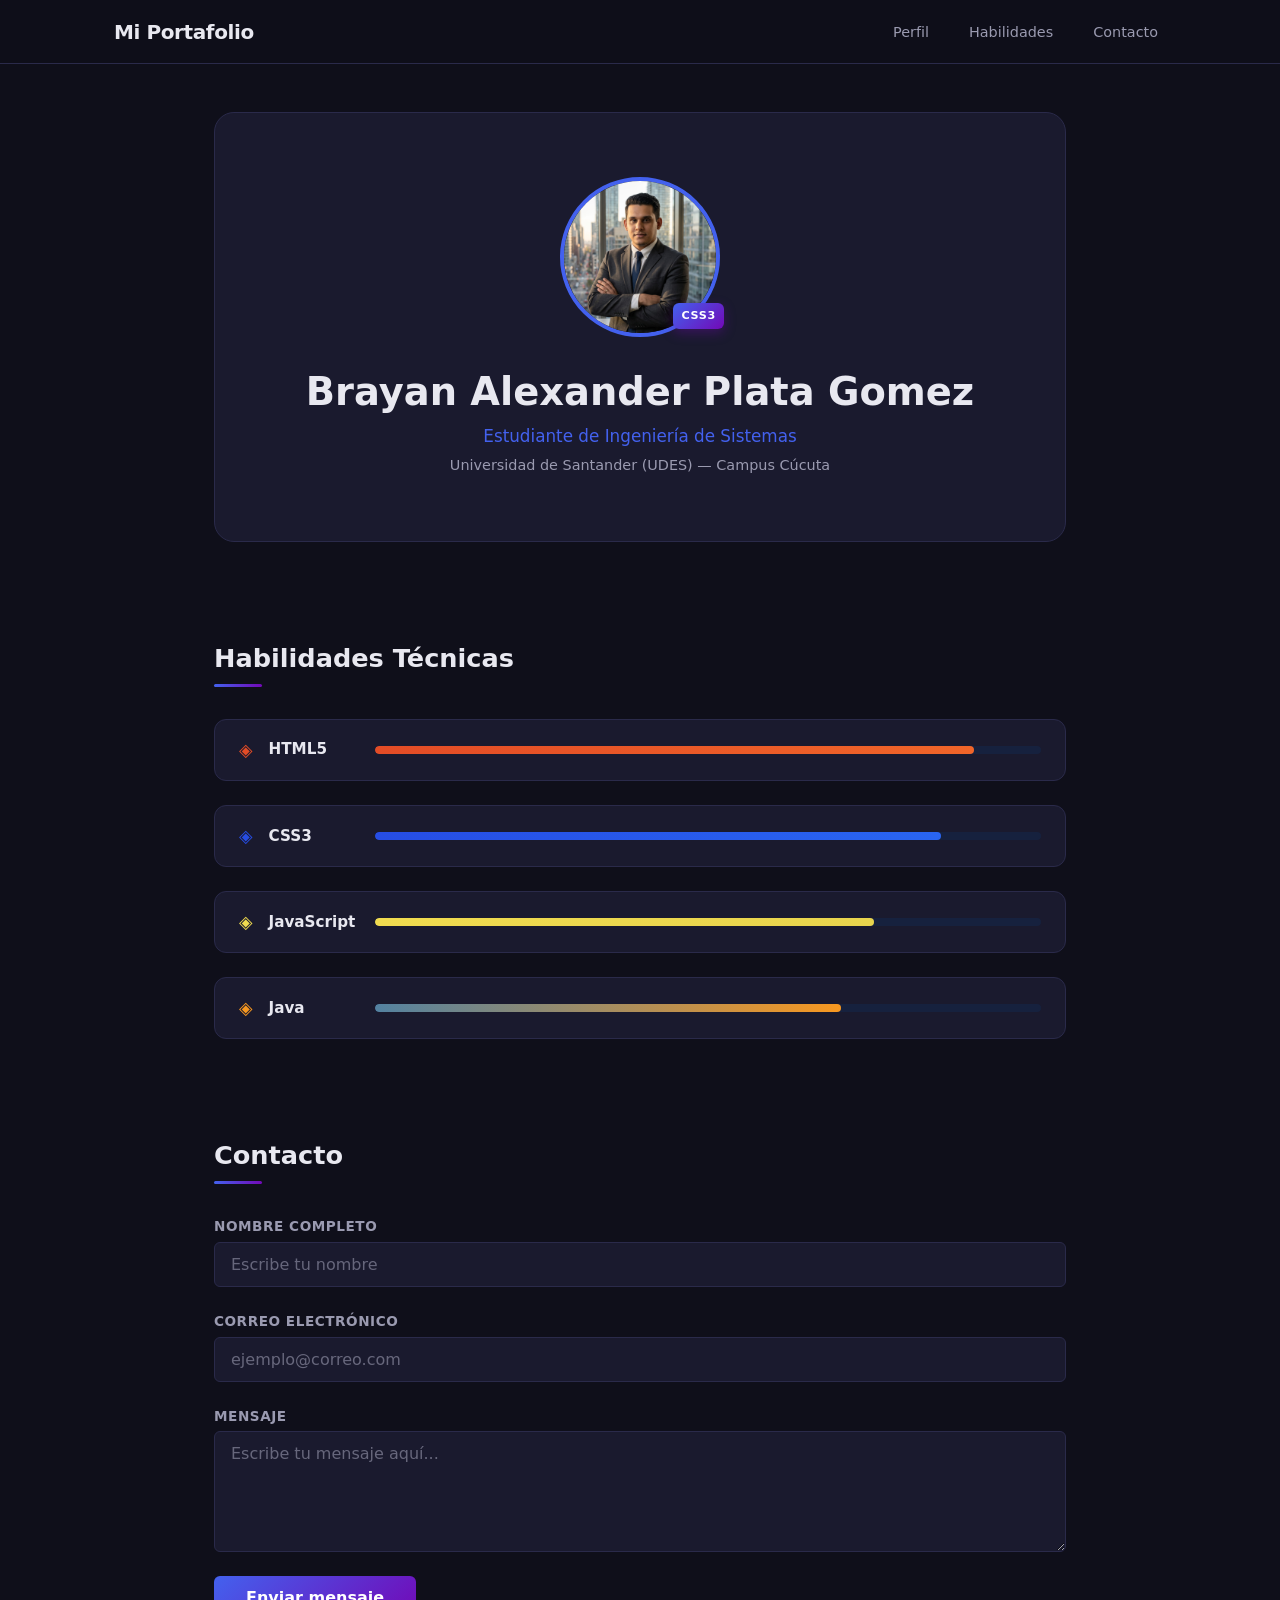
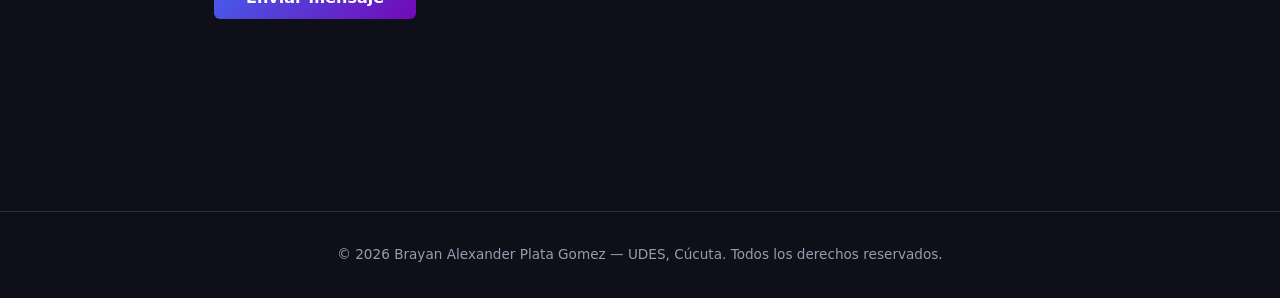
<file: parte-1-perfil-css3/index.html>
<!DOCTYPE html>
<html lang="es">
<head>
  <meta charset="UTF-8">
  <meta name="viewport" content="width=device-width, initial-scale=1.0">
  <meta name="description" content="Portafolio personal de Brayan Alexander Plata Gomez — Estudiante de Ingeniería de Sistemas, UDES Cúcuta.">
  <title>Mi Portafolio — Brayan Plata</title>
  <link rel="stylesheet" href="css/estilos.css">
</head>
<body>

  <!-- Header fijo con navegación anclada -->
  <header class="site-header">
    <div class="header-inner">
      <a href="#" class="logo">Mi Portafolio</a>
      <nav class="main-nav" aria-label="Navegación principal">
        <ul class="nav-list">
          <li><a href="#perfil" class="nav-link">Perfil</a></li>
          <li><a href="#habilidades" class="nav-link">Habilidades</a></li>
          <li><a href="#contacto" class="nav-link">Contacto</a></li>
        </ul>
      </nav>
    </div>
  </header>

  <main class="main-content">

    <!-- Sección Perfil -->
    <section id="perfil" class="section section--perfil" aria-labelledby="perfil-heading">
      <div class="profile-card">
        <div class="avatar-wrapper">
          <img
            src="img/perfil.jpg"
            alt="Fotografía de Brayan Alexander Plata Gomez"
            width="160"
            height="160"
            class="avatar-img"
          >
          <span class="badge" aria-label="Especialidad CSS3">CSS3</span>
        </div>
        <h1 id="perfil-heading" class="profile-name">Brayan Alexander Plata Gomez</h1>
        <p class="profile-role">Estudiante de Ingeniería de Sistemas</p>
        <p class="profile-university">Universidad de Santander (UDES) — Campus Cúcuta</p>
      </div>
    </section>

    <!-- Sección Habilidades -->
    <section id="habilidades" class="section section--habilidades" aria-labelledby="habilidades-heading">
      <h2 id="habilidades-heading" class="section-title">Habilidades Técnicas</h2>
      <ul class="skills-list">
        <li class="skill-item skill-item--html">
          <span class="skill-icon" aria-hidden="true">&#9672;</span>
          <span class="skill-label">HTML5</span>
          <div class="skill-bar"><div class="skill-fill" style="width: 90%;"></div></div>
        </li>
        <li class="skill-item skill-item--css">
          <span class="skill-icon" aria-hidden="true">&#9672;</span>
          <span class="skill-label">CSS3</span>
          <div class="skill-bar"><div class="skill-fill" style="width: 85%;"></div></div>
        </li>
        <li class="skill-item skill-item--js">
          <span class="skill-icon" aria-hidden="true">&#9672;</span>
          <span class="skill-label">JavaScript</span>
          <div class="skill-bar"><div class="skill-fill" style="width: 75%;"></div></div>
        </li>
        <li class="skill-item skill-item--java">
          <span class="skill-icon" aria-hidden="true">&#9672;</span>
          <span class="skill-label">Java</span>
          <div class="skill-bar"><div class="skill-fill" style="width: 70%;"></div></div>
        </li>
      </ul>
    </section>

    <!-- Sección Contacto -->
    <section id="contacto" class="section section--contacto" aria-labelledby="contacto-heading">
      <h2 id="contacto-heading" class="section-title">Contacto</h2>
      <form class="contact-form" action="#" method="POST" novalidate>
        <div class="form-group">
          <label for="nombre" class="form-label">Nombre completo</label>
          <input
            type="text"
            id="nombre"
            name="nombre"
            class="form-input"
            placeholder="Escribe tu nombre"
            required
            minlength="3"
            autocomplete="name"
          >
        </div>
        <div class="form-group">
          <label for="correo" class="form-label">Correo electrónico</label>
          <input
            type="email"
            id="correo"
            name="correo"
            class="form-input"
            placeholder="ejemplo@correo.com"
            required
            autocomplete="email"
          >
        </div>
        <div class="form-group">
          <label for="mensaje" class="form-label">Mensaje</label>
          <textarea
            id="mensaje"
            name="mensaje"
            class="form-input form-textarea"
            placeholder="Escribe tu mensaje aquí..."
            required
            minlength="10"
            rows="5"
          ></textarea>
        </div>
        <button type="submit" class="btn-primary">Enviar mensaje</button>
      </form>
    </section>

  </main>

  <footer class="site-footer">
    <p>&copy; 2026 Brayan Alexander Plata Gomez — UDES, Cúcuta. Todos los derechos reservados.</p>
  </footer>

</body>
</html>
</file>
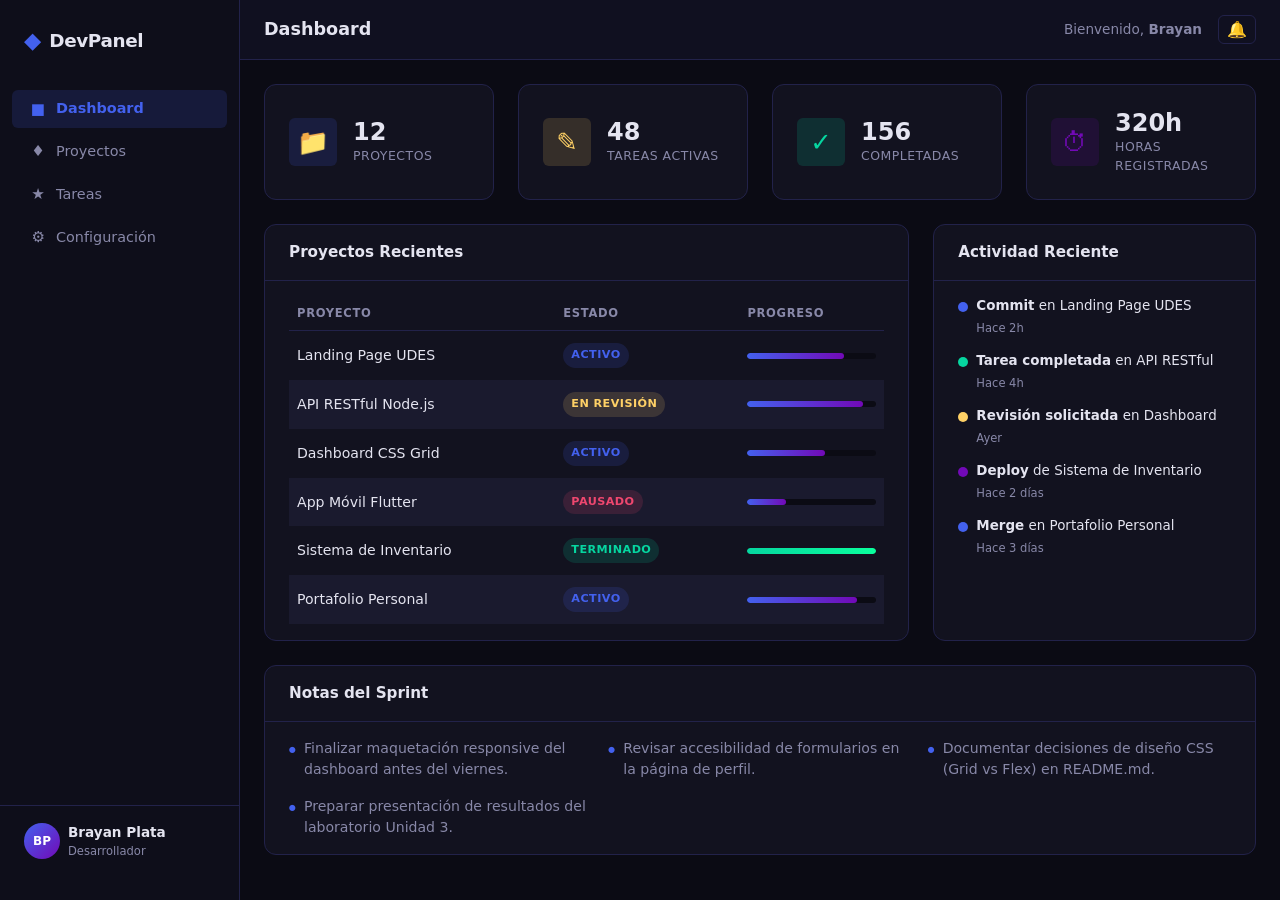
<file: parte-2-dashboard-grid/index.html>
<!DOCTYPE html>
<html lang="es">
<head>
  <meta charset="UTF-8">
  <meta name="viewport" content="width=device-width, initial-scale=1.0">
  <meta name="description" content="Dashboard de gestión de proyectos con Flexbox y CSS Grid — Brayan Plata, UDES.">
  <title>Dashboard — Brayan Plata</title>
  <link rel="stylesheet" href="css/dashboard.css">
</head>
<body>

  <div class="app-layout">

    <!-- Sidebar con Flexbox columna -->
    <aside class="sidebar" aria-label="Menú lateral">
      <div class="sidebar-brand">
        <span class="sidebar-logo" aria-hidden="true">&#9670;</span>
        <span class="sidebar-title">DevPanel</span>
      </div>
      <nav class="sidebar-nav" aria-label="Navegación del panel">
        <ul class="sidebar-menu">
          <li><a href="#" class="sidebar-link sidebar-link--active" aria-current="page">
            <span class="sidebar-icon" aria-hidden="true">&#9632;</span> Dashboard
          </a></li>
          <li><a href="#" class="sidebar-link">
            <span class="sidebar-icon" aria-hidden="true">&#9830;</span> Proyectos
          </a></li>
          <li><a href="#" class="sidebar-link">
            <span class="sidebar-icon" aria-hidden="true">&#9733;</span> Tareas
          </a></li>
          <li><a href="#" class="sidebar-link">
            <span class="sidebar-icon" aria-hidden="true">&#9881;</span> Configuración
          </a></li>
        </ul>
      </nav>
      <div class="sidebar-footer">
        <div class="sidebar-user">
          <div class="user-avatar-sm" aria-hidden="true">BP</div>
          <div class="user-info">
            <span class="user-name">Brayan Plata</span>
            <span class="user-role">Desarrollador</span>
          </div>
        </div>
      </div>
    </aside>

    <!-- Topbar con Flexbox justify-content: space-between -->
    <header class="topbar">
      <div class="topbar-left">
        <button class="menu-toggle" aria-label="Abrir menú lateral" type="button">&#9776;</button>
        <h1 class="topbar-title">Dashboard</h1>
      </div>
      <div class="topbar-right">
        <span class="topbar-greeting">Bienvenido, <strong>Brayan</strong></span>
        <button class="topbar-btn" type="button" aria-label="Notificaciones">&#128276;</button>
      </div>
    </header>

    <!-- Contenido principal del dashboard -->
    <main class="dashboard-main">

      <!-- Fila de estadísticas: Grid responsivo auto-fill -->
      <section class="stats-row" aria-label="Resumen de estadísticas">
        <article class="stat-card stat-card--projects">
          <span class="stat-icon" aria-hidden="true">&#128193;</span>
          <div class="stat-content">
            <span class="stat-value">12</span>
            <span class="stat-label">Proyectos</span>
          </div>
        </article>
        <article class="stat-card stat-card--tasks">
          <span class="stat-icon" aria-hidden="true">&#9998;</span>
          <div class="stat-content">
            <span class="stat-value">48</span>
            <span class="stat-label">Tareas activas</span>
          </div>
        </article>
        <article class="stat-card stat-card--completed">
          <span class="stat-icon" aria-hidden="true">&#10003;</span>
          <div class="stat-content">
            <span class="stat-value">156</span>
            <span class="stat-label">Completadas</span>
          </div>
        </article>
        <article class="stat-card stat-card--hours">
          <span class="stat-icon" aria-hidden="true">&#9201;</span>
          <div class="stat-content">
            <span class="stat-value">320h</span>
            <span class="stat-label">Horas registradas</span>
          </div>
        </article>
      </section>

      <!-- Fila de contenido: Grid 2 columnas -->
      <section class="content-row" aria-label="Detalles del proyecto">

        <!-- Card principal: tabla de proyectos -->
        <article class="card card--main">
          <header class="card-header">
            <h2 class="card-title">Proyectos Recientes</h2>
          </header>
          <div class="card-body">
            <table class="projects-table" aria-label="Tabla de proyectos recientes">
              <thead>
                <tr>
                  <th scope="col">Proyecto</th>
                  <th scope="col">Estado</th>
                  <th scope="col">Progreso</th>
                </tr>
              </thead>
              <tbody>
                <tr>
                  <td>Landing Page UDES</td>
                  <td><span class="table-badge table-badge--active">Activo</span></td>
                  <td>
                    <div class="progress-bar"><div class="progress-fill" style="width: 75%;"></div></div>
                  </td>
                </tr>
                <tr>
                  <td>API RESTful Node.js</td>
                  <td><span class="table-badge table-badge--review">En revisión</span></td>
                  <td>
                    <div class="progress-bar"><div class="progress-fill" style="width: 90%;"></div></div>
                  </td>
                </tr>
                <tr>
                  <td>Dashboard CSS Grid</td>
                  <td><span class="table-badge table-badge--active">Activo</span></td>
                  <td>
                    <div class="progress-bar"><div class="progress-fill" style="width: 60%;"></div></div>
                  </td>
                </tr>
                <tr>
                  <td>App Móvil Flutter</td>
                  <td><span class="table-badge table-badge--paused">Pausado</span></td>
                  <td>
                    <div class="progress-bar"><div class="progress-fill" style="width: 30%;"></div></div>
                  </td>
                </tr>
                <tr>
                  <td>Sistema de Inventario</td>
                  <td><span class="table-badge table-badge--done">Terminado</span></td>
                  <td>
                    <div class="progress-bar"><div class="progress-fill progress-fill--done" style="width: 100%;"></div></div>
                  </td>
                </tr>
                <tr>
                  <td>Portafolio Personal</td>
                  <td><span class="table-badge table-badge--active">Activo</span></td>
                  <td>
                    <div class="progress-bar"><div class="progress-fill" style="width: 85%;"></div></div>
                  </td>
                </tr>
              </tbody>
            </table>
          </div>
        </article>

        <!-- Card lateral: lista de actividad -->
        <article class="card card--side">
          <header class="card-header">
            <h2 class="card-title">Actividad Reciente</h2>
          </header>
          <div class="card-body">
            <ul class="activity-list">
              <li class="activity-item">
                <span class="activity-dot activity-dot--commit" aria-hidden="true"></span>
                <div class="activity-text">
                  <strong>Commit</strong> en Landing Page UDES
                  <time class="activity-time" datetime="2026-08-28">Hace 2h</time>
                </div>
              </li>
              <li class="activity-item">
                <span class="activity-dot activity-dot--task" aria-hidden="true"></span>
                <div class="activity-text">
                  <strong>Tarea completada</strong> en API RESTful
                  <time class="activity-time" datetime="2026-08-28">Hace 4h</time>
                </div>
              </li>
              <li class="activity-item">
                <span class="activity-dot activity-dot--review" aria-hidden="true"></span>
                <div class="activity-text">
                  <strong>Revisión solicitada</strong> en Dashboard
                  <time class="activity-time" datetime="2026-08-27">Ayer</time>
                </div>
              </li>
              <li class="activity-item">
                <span class="activity-dot activity-dot--deploy" aria-hidden="true"></span>
                <div class="activity-text">
                  <strong>Deploy</strong> de Sistema de Inventario
                  <time class="activity-time" datetime="2026-08-26">Hace 2 días</time>
                </div>
              </li>
              <li class="activity-item">
                <span class="activity-dot activity-dot--commit" aria-hidden="true"></span>
                <div class="activity-text">
                  <strong>Merge</strong> en Portafolio Personal
                  <time class="activity-time" datetime="2026-08-25">Hace 3 días</time>
                </div>
              </li>
            </ul>
          </div>
        </article>

        <!-- Card de notas: ocupa ancho completo en fila inferior -->
        <article class="card card--notes">
          <header class="card-header">
            <h2 class="card-title">Notas del Sprint</h2>
          </header>
          <div class="card-body">
            <ul class="notes-list">
              <li class="note-item">
                <span class="note-bullet" aria-hidden="true">&#9679;</span>
                Finalizar maquetación responsive del dashboard antes del viernes.
              </li>
              <li class="note-item">
                <span class="note-bullet" aria-hidden="true">&#9679;</span>
                Revisar accesibilidad de formularios en la página de perfil.
              </li>
              <li class="note-item">
                <span class="note-bullet" aria-hidden="true">&#9679;</span>
                Documentar decisiones de diseño CSS (Grid vs Flex) en README.md.
              </li>
              <li class="note-item">
                <span class="note-bullet" aria-hidden="true">&#9679;</span>
                Preparar presentación de resultados del laboratorio Unidad 3.
              </li>
            </ul>
          </div>
        </article>

      </section>

    </main>

  </div>

</body>
</html>
</file>
<file: parte-1-perfil-css3/css/estilos.css>
/* ==========================================================================
   estilos.css — Página de Perfil con CSS3 Avanzado
   Brayan Alexander Plata Gomez — UDES, Cúcuta
   ========================================================================== */

/* Reset global: garantiza un modelo de caja predecible y elimina márgenes
   por defecto del navegador en todos los elementos y pseudo-elementos. */
*,
*::before,
*::after {
  box-sizing: border-box;
  margin: 0;
  padding: 0;
}

/* --------------------------------------------------------------------------
   Custom Properties (variables CSS3)
   Se define una escala de espaciado modular desde 3xs hasta 3xl para mantener
   consistencia vertical y horizontal en todo el layout.
   -------------------------------------------------------------------------- */
:root {
  /* Paleta de colores */
  --color-bg: #0f0f1a;
  --color-surface: #1a1a2e;
  --color-surface-alt: #16213e;
  --color-primary: #4361ee;
  --color-primary-hover: #3a56d4;
  --color-accent: #7209b7;
  --color-text: #e8e8f0;
  --color-text-muted: #9a9ab0;
  --color-border: #2a2a4a;
  --color-error: #ef476f;
  --color-success: #06d6a0;
  --color-focus-ring: rgba(67, 97, 238, 0.5);

  /* Escala de espaciado estricta */
  --space-3xs: 0.25rem;   /*  4px */
  --space-2xs: 0.5rem;    /*  8px */
  --space-xs: 0.75rem;    /* 12px */
  --space-sm: 1rem;       /* 16px */
  --space-md: 1.5rem;     /* 24px */
  --space-lg: 2rem;       /* 32px */
  --space-xl: 3rem;       /* 48px */
  --space-2xl: 4rem;      /* 64px */
  --space-3xl: 6rem;      /* 96px */

  /* Tipografía */
  --font-base: 'Segoe UI', system-ui, -apple-system, sans-serif;
  --font-heading: 'Segoe UI', system-ui, -apple-system, sans-serif;

  /* Bordes y radios */
  --radius-sm: 6px;
  --radius-md: 12px;
  --radius-lg: 20px;
  --radius-circle: 50%;

  /* Transiciones */
  --transition-fast: 200ms ease;
  --transition-base: 300ms ease;

  /* Header height para compensar el fixed */
  --header-height: 64px;
}

/* --------------------------------------------------------------------------
   Base
   -------------------------------------------------------------------------- */
html {
  scroll-behavior: smooth;
  font-size: 100%;
}

body {
  font-family: var(--font-base);
  background-color: var(--color-bg);
  color: var(--color-text);
  line-height: 1.6;
  min-height: 100vh;
}

img {
  max-width: 100%;
  height: auto;
  display: block;
}

a {
  color: var(--color-primary);
  text-decoration: none;
  transition: color var(--transition-fast);
}

a:hover {
  color: var(--color-accent);
}

/* --------------------------------------------------------------------------
   Header fijo
   Se utiliza position: fixed para que el header permanezca visible durante
   el scroll. El main compensa la altura con padding-top.
   -------------------------------------------------------------------------- */
.site-header {
  position: fixed;
  top: 0;
  left: 0;
  width: 100%;
  height: var(--header-height);
  background-color: rgba(15, 15, 26, 0.92);
  backdrop-filter: blur(12px);
  border-bottom: 1px solid var(--color-border);
  z-index: 1000;
  display: flex;
  align-items: center;
}

.header-inner {
  width: 100%;
  max-width: 1100px;
  margin: 0 auto;
  padding: 0 var(--space-md);
  display: flex;
  align-items: center;
  justify-content: space-between;
}

.logo {
  font-size: 1.25rem;
  font-weight: 700;
  color: var(--color-text);
  letter-spacing: -0.02em;
}

.logo:hover {
  color: var(--color-primary);
}

.nav-list {
  list-style: none;
  display: flex;
  gap: var(--space-md);
}

.nav-link {
  color: var(--color-text-muted);
  font-size: 0.9rem;
  font-weight: 500;
  padding: var(--space-3xs) var(--space-2xs);
  border-radius: var(--radius-sm);
  transition: color var(--transition-fast), background-color var(--transition-fast);
}

.nav-link:hover {
  color: var(--color-text);
  background-color: var(--color-surface);
}

/* --------------------------------------------------------------------------
   Main Content
   El padding-top compensa la altura del header fijo para evitar que el
   contenido quede oculto debajo del header.
   -------------------------------------------------------------------------- */
.main-content {
  padding-top: calc(var(--header-height) + var(--space-xl));
  max-width: 900px;
  margin: 0 auto;
  padding-left: var(--space-md);
  padding-right: var(--space-md);
  padding-bottom: var(--space-3xl);
}

/* Secciones */
.section {
  margin-bottom: var(--space-3xl);
}

.section-title {
  font-size: 1.6rem;
  font-weight: 700;
  margin-bottom: var(--space-lg);
  color: var(--color-text);
  position: relative;
  padding-bottom: var(--space-2xs);
}

.section-title::after {
  content: '';
  position: absolute;
  bottom: 0;
  left: 0;
  width: 48px;
  height: 3px;
  background: linear-gradient(90deg, var(--color-primary), var(--color-accent));
  border-radius: 2px;
}

/* --------------------------------------------------------------------------
   Profile Card
   -------------------------------------------------------------------------- */
.profile-card {
  text-align: center;
  background-color: var(--color-surface);
  border: 1px solid var(--color-border);
  border-radius: var(--radius-lg);
  padding: var(--space-2xl) var(--space-lg);
  transition: transform var(--transition-base), box-shadow var(--transition-base);
}

.profile-card:hover {
  transform: translateY(-4px);
  box-shadow: 0 16px 48px rgba(67, 97, 238, 0.12);
}

/*
   .avatar-wrapper usa position: relative para establecer un contexto de
   posicionamiento. Esto permite que el badge hijo, posicionado con
   position: absolute, se ubique de forma precisa respecto al contenedor
   del avatar y no respecto al viewport o un ancestro lejano.
*/
.avatar-wrapper {
  position: relative;
  display: inline-block;
  margin-bottom: var(--space-md);
}

.avatar-img {
  width: 160px;
  height: 160px;
  border-radius: var(--radius-circle);
  object-fit: cover;
  border: 4px solid var(--color-primary);
  transition: border-color var(--transition-base);
}

.avatar-img:hover {
  border-color: var(--color-accent);
}

/*
   El badge se posiciona con position: absolute dentro del .avatar-wrapper
   (que es relative). Se ancla en la esquina inferior derecha del avatar.
*/
.badge {
  position: absolute;
  bottom: 8px;
  right: -4px;
  background: linear-gradient(135deg, var(--color-primary), var(--color-accent));
  color: #fff;
  font-size: 0.7rem;
  font-weight: 700;
  letter-spacing: 0.06em;
  padding: var(--space-3xs) var(--space-2xs);
  border-radius: var(--radius-sm);
  text-transform: uppercase;
  box-shadow: 0 4px 12px rgba(114, 9, 183, 0.35);
}

/*
   Tipografía fluida con clamp():
   clamp(min, preferido, max) permite que el tamaño de fuente se adapte al
   ancho del viewport de forma progresiva. El valor preferido (4vw) escala
   proporcionalmente, pero queda acotado entre 1.5rem (24px) y 2.4rem (≈38px).
   Esto reemplaza las media queries para ajustes tipográficos graduales.
*/
.profile-name {
  font-family: var(--font-heading);
  font-size: clamp(1.5rem, 4vw, 2.4rem);
  font-weight: 800;
  color: var(--color-text);
  margin-bottom: var(--space-2xs);
  line-height: 1.2;
}

.profile-role {
  font-size: 1.05rem;
  color: var(--color-primary);
  font-weight: 500;
  margin-bottom: var(--space-3xs);
}

.profile-university {
  font-size: 0.9rem;
  color: var(--color-text-muted);
}

/* --------------------------------------------------------------------------
   Skills List con BEM
   -------------------------------------------------------------------------- */
.skills-list {
  list-style: none;
  display: flex;
  flex-direction: column;
  gap: var(--space-md);
}

/*
   Combinador de hijo directo (.skills-list > .skill-item):
   Se utiliza el combinador > en lugar del selector descendente (espacio)
   para seleccionar exclusivamente los elementos hijos directos del
   contenedor .skills-list. Esto previene que elementos anidados más
   profundos hereden accidentalmente estos estilos, garantizando
   especificidad controlada y mantenibilidad del código.
*/
.skills-list > .skill-item {
  display: flex;
  align-items: center;
  gap: var(--space-sm);
  background-color: var(--color-surface);
  border: 1px solid var(--color-border);
  border-radius: var(--radius-md);
  padding: var(--space-sm) var(--space-md);
  transition: transform var(--transition-fast), border-color var(--transition-fast);
}

.skills-list > .skill-item:hover {
  transform: translateX(6px);
  border-color: var(--color-primary);
}

.skill-icon {
  font-size: 1.1rem;
}

.skill-label {
  font-weight: 600;
  min-width: 90px;
  font-size: 0.95rem;
}

.skill-bar {
  flex: 1;
  height: 8px;
  background-color: var(--color-surface-alt);
  border-radius: 4px;
  overflow: hidden;
}

.skill-fill {
  height: 100%;
  border-radius: 4px;
  transition: width 600ms ease;
}

/* Modificadores BEM: cada habilidad tiene su color de acento */
.skill-item--html .skill-icon { color: #e34c26; }
.skill-item--html .skill-fill { background: linear-gradient(90deg, #e34c26, #f06529); }

.skill-item--css .skill-icon { color: #264de4; }
.skill-item--css .skill-fill { background: linear-gradient(90deg, #264de4, #2965f1); }

.skill-item--js .skill-icon { color: #f0db4f; }
.skill-item--js .skill-fill { background: linear-gradient(90deg, #f0db4f, #e8d44d); }

.skill-item--java .skill-icon { color: #f89820; }
.skill-item--java .skill-fill { background: linear-gradient(90deg, #5382a1, #f89820); }

/* --------------------------------------------------------------------------
   Formulario de Contacto
   -------------------------------------------------------------------------- */
.contact-form {
  display: flex;
  flex-direction: column;
  gap: var(--space-md);
}

.form-group {
  display: flex;
  flex-direction: column;
  gap: var(--space-3xs);
}

.form-label {
  font-size: 0.85rem;
  font-weight: 600;
  color: var(--color-text-muted);
  text-transform: uppercase;
  letter-spacing: 0.04em;
}

.form-input {
  font-family: inherit;
  font-size: 1rem;
  color: var(--color-text);
  background-color: var(--color-surface);
  border: 1px solid var(--color-border);
  border-radius: var(--radius-sm);
  padding: var(--space-xs) var(--space-sm);
  transition: border-color var(--transition-fast), box-shadow var(--transition-fast);
}

/*
   Pseudo-elemento ::placeholder: estiliza el texto de ayuda dentro de
   los campos de formulario con un tono sutil que no compite visualmente
   con el contenido real ingresado por el usuario.
*/
.form-input::placeholder {
  color: var(--color-text-muted);
  opacity: 0.6;
}

/*
   Pseudo-clase :focus: al enfocar un campo se remueve el outline por defecto
   del navegador y se reemplaza con un ring de color azul translúcido (box-shadow)
   para cumplir con los estándares de accesibilidad WCAG. El borde se resalta
   con el color primario.
*/
.form-input:focus {
  outline: none;
  border-color: var(--color-primary);
  box-shadow: 0 0 0 3px var(--color-focus-ring);
}

/*
   Estado de validación — Estrategia A:
   input:invalid:not(:placeholder-shown) aplica estilos de error únicamente
   cuando el campo es inválido Y el usuario ya ha comenzado a escribir
   (el placeholder ya no es visible). Esto evita que los campos aparezcan
   en rojo al cargar la página, mejorando la experiencia de usuario.
   Se utiliza --color-error para el borde y el box-shadow sin recurrir
   a !important, manteniendo la especificidad controlada.
*/
.contact-form input:invalid:not(:placeholder-shown),
.contact-form textarea:invalid:not(:placeholder-shown) {
  border-color: var(--color-error);
  box-shadow: 0 0 0 3px rgba(239, 71, 111, 0.2);
}

.form-textarea {
  resize: vertical;
  min-height: 120px;
}

/* Botón principal */
.btn-primary {
  font-family: inherit;
  font-size: 1rem;
  font-weight: 600;
  color: #fff;
  background: linear-gradient(135deg, var(--color-primary), var(--color-accent));
  border: none;
  border-radius: var(--radius-sm);
  padding: var(--space-xs) var(--space-lg);
  cursor: pointer;
  transition: transform var(--transition-fast), box-shadow var(--transition-fast), opacity var(--transition-fast);
  align-self: flex-start;
}

.btn-primary:hover {
  transform: translateY(-2px);
  box-shadow: 0 8px 24px rgba(67, 97, 238, 0.3);
}

.btn-primary:active {
  transform: translateY(0);
  opacity: 0.9;
}

.btn-primary:focus {
  outline: none;
  box-shadow: 0 0 0 3px var(--color-focus-ring);
}

/* --------------------------------------------------------------------------
   Footer
   -------------------------------------------------------------------------- */
.site-footer {
  text-align: center;
  padding: var(--space-lg) var(--space-md);
  border-top: 1px solid var(--color-border);
  color: var(--color-text-muted);
  font-size: 0.85rem;
}

/* --------------------------------------------------------------------------
   Responsivo
   -------------------------------------------------------------------------- */
@media (max-width: 640px) {
  .header-inner {
    flex-direction: column;
    gap: var(--space-2xs);
    padding: var(--space-2xs) var(--space-sm);
  }

  :root {
    --header-height: 100px;
  }

  .nav-list {
    gap: var(--space-sm);
  }

  .profile-card {
    padding: var(--space-lg) var(--space-sm);
  }

  .skill-label {
    min-width: 70px;
    font-size: 0.85rem;
  }

  .btn-primary {
    align-self: stretch;
    text-align: center;
  }
}
</file>
<file: parte-2-dashboard-grid/css/dashboard.css>
/* ==========================================================================
   dashboard.css — Dashboard con Flexbox y CSS Grid
   Brayan Alexander Plata Gomez — UDES, Cúcuta
   ========================================================================== */

/* Reset global */
*,
*::before,
*::after {
  box-sizing: border-box;
  margin: 0;
  padding: 0;
}

/* --------------------------------------------------------------------------
   Custom Properties
   -------------------------------------------------------------------------- */
:root {
  /* Paleta */
  --color-bg: #0b0b14;
  --color-surface: #12121f;
  --color-surface-hover: #1a1a2e;
  --color-sidebar: #0e0e1a;
  --color-topbar: #101020;
  --color-primary: #4361ee;
  --color-primary-soft: rgba(67, 97, 238, 0.15);
  --color-accent: #7209b7;
  --color-text: #e4e4f0;
  --color-text-muted: #8888a8;
  --color-border: #22224a;

  --color-green: #06d6a0;
  --color-yellow: #ffd166;
  --color-red: #ef476f;
  --color-blue: #118ab2;

  /* Espaciado */
  --space-3xs: 0.25rem;
  --space-2xs: 0.5rem;
  --space-xs: 0.75rem;
  --space-sm: 1rem;
  --space-md: 1.5rem;
  --space-lg: 2rem;
  --space-xl: 3rem;
  --space-2xl: 4rem;
  --space-3xl: 6rem;

  /* Tipografía */
  --font-base: 'Segoe UI', system-ui, -apple-system, sans-serif;

  /* Radios */
  --radius-sm: 6px;
  --radius-md: 12px;
  --radius-lg: 16px;

  /* Transiciones */
  --transition-fast: 180ms ease;
  --transition-base: 280ms ease;

  /* Dimensiones */
  --sidebar-width: 240px;
  --topbar-height: 60px;
}

/* --------------------------------------------------------------------------
   Base
   -------------------------------------------------------------------------- */
html {
  font-size: 100%;
}

body {
  font-family: var(--font-base);
  background-color: var(--color-bg);
  color: var(--color-text);
  line-height: 1.5;
  min-height: 100vh;
}

a {
  color: inherit;
  text-decoration: none;
}

ul {
  list-style: none;
}

/* --------------------------------------------------------------------------
   Layout Principal con CSS Grid — grid-template-areas
   El layout se estructura como un grid de 2 columnas y 2 filas:
   - Columna izquierda: sidebar (ancho fijo)
   - Columna derecha: topbar (fila superior) + main (fila inferior)
   -------------------------------------------------------------------------- */
.app-layout {
  display: grid;
  grid-template-columns: var(--sidebar-width) 1fr;
  grid-template-rows: var(--topbar-height) 1fr;
  grid-template-areas:
    "sidebar topbar"
    "sidebar main";
  min-height: 100vh;
}

/* --------------------------------------------------------------------------
   Sidebar — Flexbox (flex-direction: column)
   Se utiliza Flexbox en columna para distribuir verticalmente el logo,
   la navegación y el footer del sidebar. El spacer (flex: 1 en sidebar-nav)
   empuja el footer hacia abajo.
   -------------------------------------------------------------------------- */
.sidebar {
  grid-area: sidebar;
  background-color: var(--color-sidebar);
  border-right: 1px solid var(--color-border);
  display: flex;
  flex-direction: column;
  padding: var(--space-md) 0;
  overflow-y: auto;
}

.sidebar-brand {
  display: flex;
  align-items: center;
  gap: var(--space-2xs);
  padding: 0 var(--space-md);
  margin-bottom: var(--space-lg);
}

.sidebar-logo {
  font-size: 1.4rem;
  color: var(--color-primary);
}

.sidebar-title {
  font-size: 1.15rem;
  font-weight: 700;
  letter-spacing: -0.02em;
}

.sidebar-nav {
  flex: 1;
}

.sidebar-menu {
  display: flex;
  flex-direction: column;
  gap: var(--space-3xs);
  padding: 0 var(--space-xs);
}

.sidebar-link {
  display: flex;
  align-items: center;
  gap: var(--space-2xs);
  padding: var(--space-2xs) var(--space-sm);
  border-radius: var(--radius-sm);
  font-size: 0.9rem;
  color: var(--color-text-muted);
  transition: background-color var(--transition-fast), color var(--transition-fast);
}

.sidebar-link:hover {
  background-color: var(--color-surface-hover);
  color: var(--color-text);
}

.sidebar-link--active {
  background-color: var(--color-primary-soft);
  color: var(--color-primary);
  font-weight: 600;
}

.sidebar-icon {
  font-size: 0.95rem;
  width: 20px;
  text-align: center;
}

.sidebar-footer {
  padding: var(--space-sm) var(--space-md);
  border-top: 1px solid var(--color-border);
  margin-top: var(--space-sm);
}

.sidebar-user {
  display: flex;
  align-items: center;
  gap: var(--space-2xs);
}

.user-avatar-sm {
  width: 36px;
  height: 36px;
  border-radius: 50%;
  background: linear-gradient(135deg, var(--color-primary), var(--color-accent));
  display: flex;
  align-items: center;
  justify-content: center;
  font-size: 0.75rem;
  font-weight: 700;
  color: #fff;
  flex-shrink: 0;
}

.user-info {
  display: flex;
  flex-direction: column;
}

.user-name {
  font-size: 0.85rem;
  font-weight: 600;
}

.user-role {
  font-size: 0.72rem;
  color: var(--color-text-muted);
}

/* --------------------------------------------------------------------------
   Topbar — Flexbox (justify-content: space-between)
   Distribuye el contenido izquierdo y derecho del topbar en extremos
   opuestos usando justify-content: space-between.
   -------------------------------------------------------------------------- */
.topbar {
  grid-area: topbar;
  background-color: var(--color-topbar);
  border-bottom: 1px solid var(--color-border);
  display: flex;
  align-items: center;
  justify-content: space-between;
  padding: 0 var(--space-md);
}

.topbar-left {
  display: flex;
  align-items: center;
  gap: var(--space-sm);
}

.menu-toggle {
  display: none;
  background: none;
  border: none;
  color: var(--color-text);
  font-size: 1.3rem;
  cursor: pointer;
  padding: var(--space-3xs);
}

.topbar-title {
  font-size: 1.1rem;
  font-weight: 700;
}

.topbar-right {
  display: flex;
  align-items: center;
  gap: var(--space-sm);
}

.topbar-greeting {
  font-size: 0.85rem;
  color: var(--color-text-muted);
}

.topbar-btn {
  background: none;
  border: 1px solid var(--color-border);
  color: var(--color-text);
  border-radius: var(--radius-sm);
  padding: var(--space-3xs) var(--space-2xs);
  cursor: pointer;
  font-size: 1rem;
  transition: background-color var(--transition-fast), border-color var(--transition-fast);
}

.topbar-btn:hover {
  background-color: var(--color-surface-hover);
  border-color: var(--color-primary);
}

/* --------------------------------------------------------------------------
   Dashboard Main
   -------------------------------------------------------------------------- */
.dashboard-main {
  grid-area: main;
  padding: var(--space-md);
  overflow-y: auto;
  display: flex;
  flex-direction: column;
  gap: var(--space-md);
}

/* --------------------------------------------------------------------------
   Stats Row — Grid responsivo con repeat(auto-fill, minmax(200px, 1fr))
   Permite que las tarjetas se redistribuyan automáticamente según el
   espacio disponible sin necesidad de media queries específicas.
   -------------------------------------------------------------------------- */
.stats-row {
  display: grid;
  grid-template-columns: repeat(auto-fill, minmax(200px, 1fr));
  gap: var(--space-md);
}

.stat-card {
  background-color: var(--color-surface);
  border: 1px solid var(--color-border);
  border-radius: var(--radius-md);
  padding: var(--space-md);
  display: flex;
  align-items: center;
  gap: var(--space-sm);
  transition: transform var(--transition-fast), border-color var(--transition-fast);
}

.stat-card:hover {
  transform: translateY(-3px);
  border-color: var(--color-primary);
}

.stat-icon {
  font-size: 1.6rem;
  width: 48px;
  height: 48px;
  display: flex;
  align-items: center;
  justify-content: center;
  border-radius: var(--radius-sm);
  flex-shrink: 0;
}

.stat-card--projects .stat-icon { background-color: rgba(67, 97, 238, 0.15); color: var(--color-primary); }
.stat-card--tasks .stat-icon { background-color: rgba(255, 209, 102, 0.15); color: var(--color-yellow); }
.stat-card--completed .stat-icon { background-color: rgba(6, 214, 160, 0.15); color: var(--color-green); }
.stat-card--hours .stat-icon { background-color: rgba(114, 9, 183, 0.15); color: var(--color-accent); }

.stat-content {
  display: flex;
  flex-direction: column;
}

.stat-value {
  font-size: 1.5rem;
  font-weight: 800;
  line-height: 1.2;
}

.stat-label {
  font-size: 0.78rem;
  color: var(--color-text-muted);
  text-transform: uppercase;
  letter-spacing: 0.04em;
}

/* --------------------------------------------------------------------------
   Content Row — Grid de 2 columnas (2fr 1fr)
   La primera columna (card principal con tabla) ocupa 2 fracciones y la
   segunda columna (card lateral de actividad) ocupa 1 fracción.
   -------------------------------------------------------------------------- */
.content-row {
  display: grid;
  grid-template-columns: 2fr 1fr;
  gap: var(--space-md);
}

/* --------------------------------------------------------------------------
   Colocación explícita de .card--notes con grid-column: 1 / -1
   Se fuerza que la tarjeta de notas del sprint ocupe el ancho completo de
   la fila inferior, abarcando todas las columnas del grid padre.
   -------------------------------------------------------------------------- */
.card--notes {
  grid-column: 1 / -1;
}

/* --------------------------------------------------------------------------
   Card genérica
   -------------------------------------------------------------------------- */
.card {
  background-color: var(--color-surface);
  border: 1px solid var(--color-border);
  border-radius: var(--radius-md);
  overflow: hidden;
}

.card-header {
  padding: var(--space-sm) var(--space-md);
  border-bottom: 1px solid var(--color-border);
}

.card-title {
  font-size: 0.95rem;
  font-weight: 700;
}

.card-body {
  padding: var(--space-sm) var(--space-md);
}

/* --------------------------------------------------------------------------
   Tabla de proyectos
   -------------------------------------------------------------------------- */
.projects-table {
  width: 100%;
  border-collapse: collapse;
  font-size: 0.88rem;
}

.projects-table th {
  text-align: left;
  font-weight: 600;
  color: var(--color-text-muted);
  text-transform: uppercase;
  font-size: 0.72rem;
  letter-spacing: 0.06em;
  padding: var(--space-2xs) var(--space-2xs);
  border-bottom: 1px solid var(--color-border);
}

.projects-table td {
  padding: var(--space-xs) var(--space-2xs);
  vertical-align: middle;
}

/*
   Franjas zebra con :nth-child(even):
   Se aplica un fondo alternado en las filas pares de la tabla para mejorar
   la legibilidad y el seguimiento visual de cada registro.
*/
.projects-table tbody tr:nth-child(even) {
  background-color: var(--color-surface-hover);
}

.projects-table tbody tr {
  transition: background-color var(--transition-fast);
}

.projects-table tbody tr:hover {
  background-color: rgba(67, 97, 238, 0.08);
}

/* Badges de estado */
.table-badge {
  display: inline-block;
  font-size: 0.7rem;
  font-weight: 600;
  text-transform: uppercase;
  letter-spacing: 0.04em;
  padding: var(--space-3xs) var(--space-2xs);
  border-radius: 999px;
}

.table-badge--active {
  background-color: rgba(67, 97, 238, 0.15);
  color: var(--color-primary);
}

.table-badge--review {
  background-color: rgba(255, 209, 102, 0.15);
  color: var(--color-yellow);
}

.table-badge--paused {
  background-color: rgba(239, 71, 111, 0.15);
  color: var(--color-red);
}

.table-badge--done {
  background-color: rgba(6, 214, 160, 0.15);
  color: var(--color-green);
}

/* Barras de progreso */
.progress-bar {
  width: 100%;
  height: 6px;
  background-color: var(--color-bg);
  border-radius: 3px;
  overflow: hidden;
}

.progress-fill {
  height: 100%;
  border-radius: 3px;
  background: linear-gradient(90deg, var(--color-primary), var(--color-accent));
  transition: width 500ms ease;
}

.progress-fill--done {
  background: linear-gradient(90deg, var(--color-green), #0aff9d);
}

/* --------------------------------------------------------------------------
   Lista de actividad
   -------------------------------------------------------------------------- */
.activity-list {
  display: flex;
  flex-direction: column;
  gap: var(--space-sm);
}

.activity-item {
  display: flex;
  align-items: flex-start;
  gap: var(--space-2xs);
}

.activity-dot {
  width: 10px;
  height: 10px;
  border-radius: 50%;
  flex-shrink: 0;
  margin-top: 5px;
}

.activity-dot--commit { background-color: var(--color-primary); }
.activity-dot--task { background-color: var(--color-green); }
.activity-dot--review { background-color: var(--color-yellow); }
.activity-dot--deploy { background-color: var(--color-accent); }

.activity-text {
  font-size: 0.84rem;
  line-height: 1.4;
}

.activity-time {
  display: block;
  font-size: 0.72rem;
  color: var(--color-text-muted);
  margin-top: var(--space-3xs);
}

/* --------------------------------------------------------------------------
   Notas del Sprint
   -------------------------------------------------------------------------- */
.notes-list {
  display: grid;
  grid-template-columns: repeat(auto-fill, minmax(280px, 1fr));
  gap: var(--space-sm);
}

.note-item {
  display: flex;
  align-items: flex-start;
  gap: var(--space-2xs);
  font-size: 0.88rem;
  color: var(--color-text-muted);
  line-height: 1.5;
}

.note-bullet {
  color: var(--color-primary);
  font-size: 0.5rem;
  margin-top: 6px;
  flex-shrink: 0;
}

/* --------------------------------------------------------------------------
   Responsivo — @media max-width: 768px
   Breakpoint de 768px seleccionado por ser el punto estándar donde los
   dispositivos tablet en orientación vertical necesitan un layout de una
   sola columna. Se reorganiza el grid completo a una columna y se oculta
   el sidebar para maximizar el área de contenido.
   -------------------------------------------------------------------------- */
@media (max-width: 768px) {
  .app-layout {
    grid-template-columns: 1fr;
    grid-template-rows: var(--topbar-height) 1fr;
    grid-template-areas:
      "topbar"
      "main";
  }

  .sidebar {
    display: none;
  }

  .menu-toggle {
    display: block;
  }

  .content-row {
    grid-template-columns: 1fr;
  }

  .card--notes {
    grid-column: 1;
  }

  .topbar-greeting {
    display: none;
  }

  .stats-row {
    grid-template-columns: repeat(auto-fill, minmax(150px, 1fr));
  }

  .dashboard-main {
    padding: var(--space-sm);
  }
}

/* Pantallas muy pequeñas */
@media (max-width: 480px) {
  .stats-row {
    grid-template-columns: 1fr;
  }

  .notes-list {
    grid-template-columns: 1fr;
  }

  .stat-card {
    padding: var(--space-sm);
  }
}
</file>
